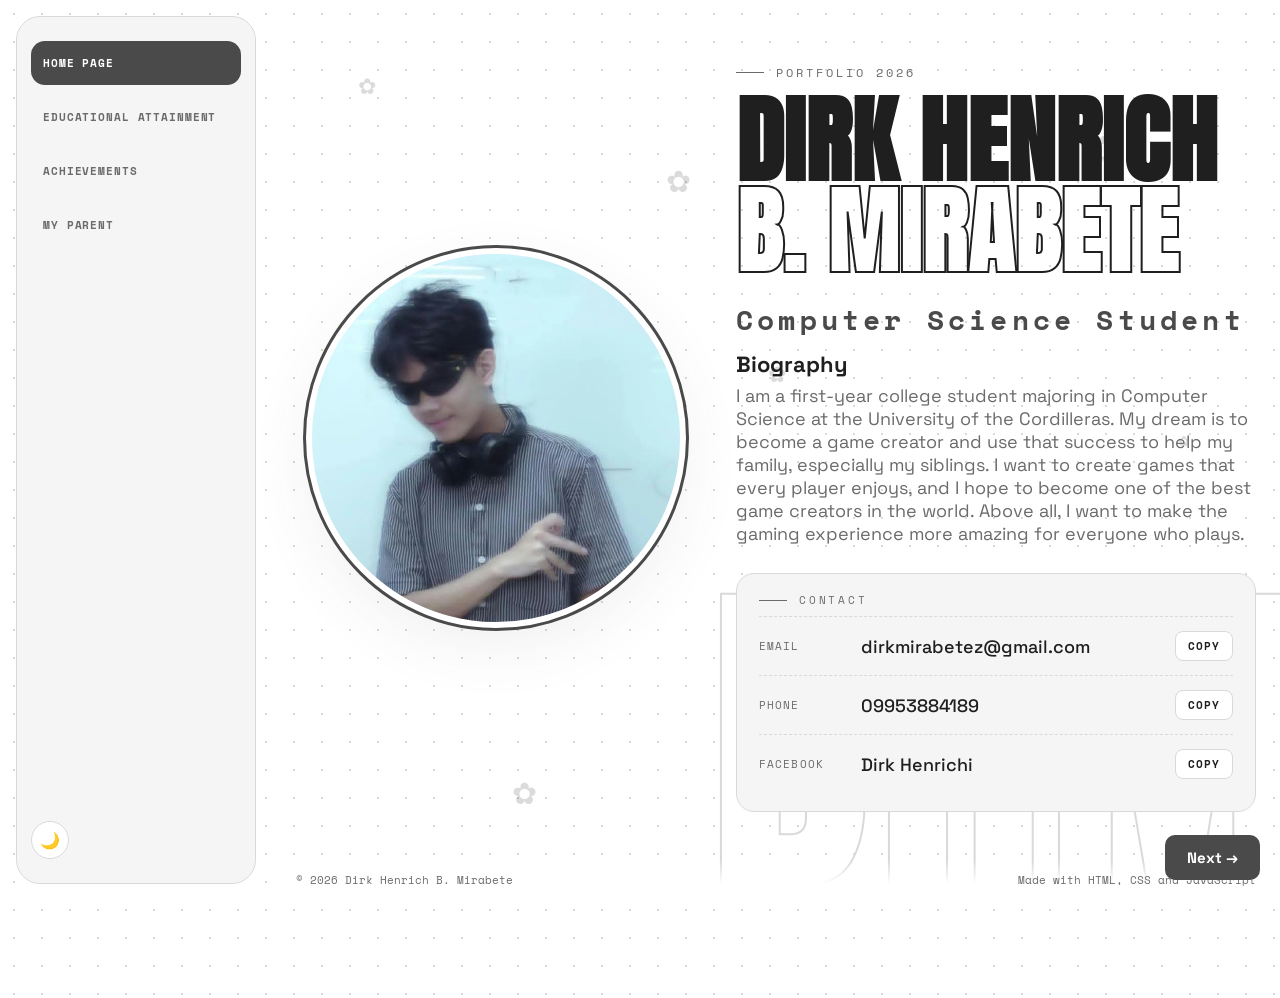
<file: index.html>
<!DOCTYPE html>
<html lang="en" data-theme="light">
<head>
  <meta charset="UTF-8">
  <meta name="viewport" content="width=device-width, initial-scale=1.0">
  <title>Dirk Henrich B. Mirabete | Portfolio 2026</title>
  <link rel="stylesheet" href="style.css">
</head>
<body>
  <nav class="nav">
    <div class="nav-links">
      <a class="active" href="index.html">Home Page</a>
      <a href="education.html">Educational Attainment</a>
      <a href="achievements.html">Achievements</a>
      <a href="family.html">My parent</a>
    </div>
    <button class="theme-toggle" aria-label="Toggle theme"></button>
  </nav>

  <main>
    <section class="hero">
      <div class="photo">
        <img src="photo.jpg.jpg" alt="Dirk Henrich B. Mirabete" width="1254" height="1254">
      </div>
      <div>
        <div class="eyebrow">Portfolio 2026</div>
        <h1 class="name">Dirk Henrich<span class="outline">B. Mirabete</span></h1>
        <div class="course">Computer Science Student</div>
        <h2>Biography</h2>
        <p class="sub">I am a first-year college student majoring in Computer Science at the University of the Cordilleras. My dream is to become a game creator and use that success to help my family, especially my siblings. I want to create games that every player enjoys, and I hope to become one of the best game creators in the world. Above all, I want to make the gaming experience more amazing for everyone who plays.</p>

        <div class="contact">
          <div class="eyebrow">Contact</div>
          <div class="row">
            <span class="label">Email</span>
            <span class="value">dirkmirabetez@gmail.com</span>
            <button class="copy" data-copy="dirkmirabetez@gmail.com">COPY</button>
          </div>
          <div class="row">
            <span class="label">Phone</span>
            <span class="value">09953884189</span>
            <button class="copy" data-copy="09953884189">COPY</button>
          </div>
          <div class="row">
            <span class="label">Facebook</span>
            <span class="value">Dirk Henrichi</span>
            <button class="copy" data-copy="Dirk Henrichi">COPY</button>
          </div>
        </div>
      </div>
    </section>
    <div class="bigtext">DHM</div>
  </main>

  <div class="pager">
    <a class="btn next" href="education.html">Next →</a>
  </div>

  <footer>
    <span>© 2026 Dirk Henrich B. Mirabete</span>
    <span>Made with HTML, CSS and JavaScript</span>
  </footer>

  <script src="script.js"></script>
</body>
</html>
</file>
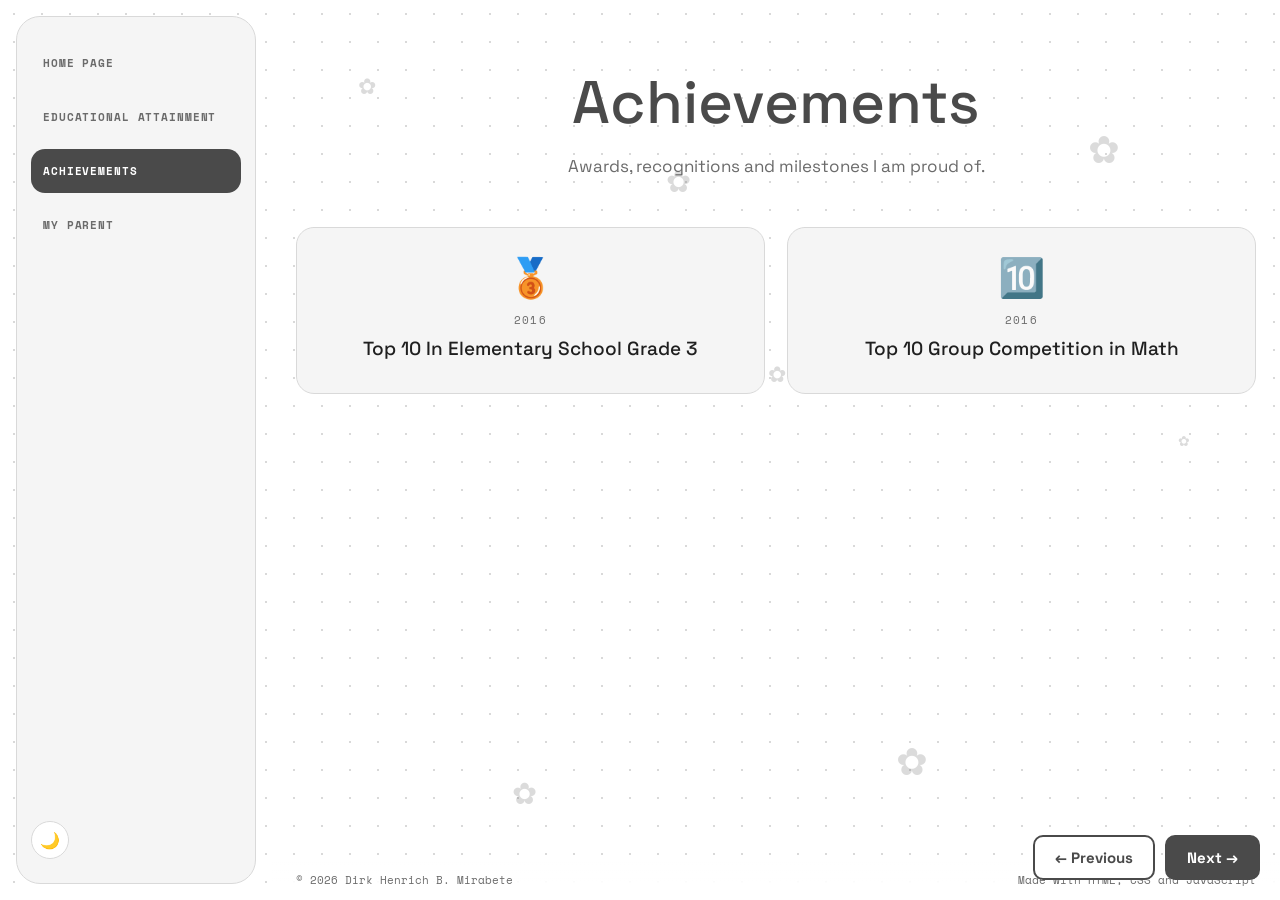
<file: achievements.html>
<!DOCTYPE html>
<html lang="en" data-theme="light">
<head>
  <meta charset="UTF-8">
  <meta name="viewport" content="width=device-width, initial-scale=1.0">
  <title>Achievements | Dirk Henrich B. Mirabete</title>
  <link rel="stylesheet" href="style.css">
</head>
<body>
  <nav class="nav">
    <div class="nav-links">
      <a href="index.html">Home Page</a>
      <a href="education.html">Educational Attainment</a>
      <a class="active" href="achievements.html">Achievements</a>
      <a href="family.html">My parent</a>
    </div>
    <button class="theme-toggle" aria-label="Toggle theme"></button>
  </nav>

  <main>
    <h1 class="page-title"><span>Achievements</span></h1>
    <p class="page-sub">Awards, recognitions and milestones I am proud of.</p>

    <div class="grid-3">
      <div class="card"><div class="icon">🥉</div><div class="years">2016</div><h3>Top 10 In Elementary School Grade 3</h3></div>
      <div class="card"><div class="icon">🔟</div><div class="years">2016</div><h3>Top 10 Group Competition in Math</h3></div>
    </div>
  </main>

  <div class="pager">
    <a class="btn ghost prev" href="education.html">← Previous</a>
    <a class="btn next" href="family.html">Next →</a>
  </div>
  <footer><span>© 2026 Dirk Henrich B. Mirabete</span><span>Made with HTML, CSS and JavaScript</span></footer>
  <script src="script.js"></script>
</body>
</html>
</file>
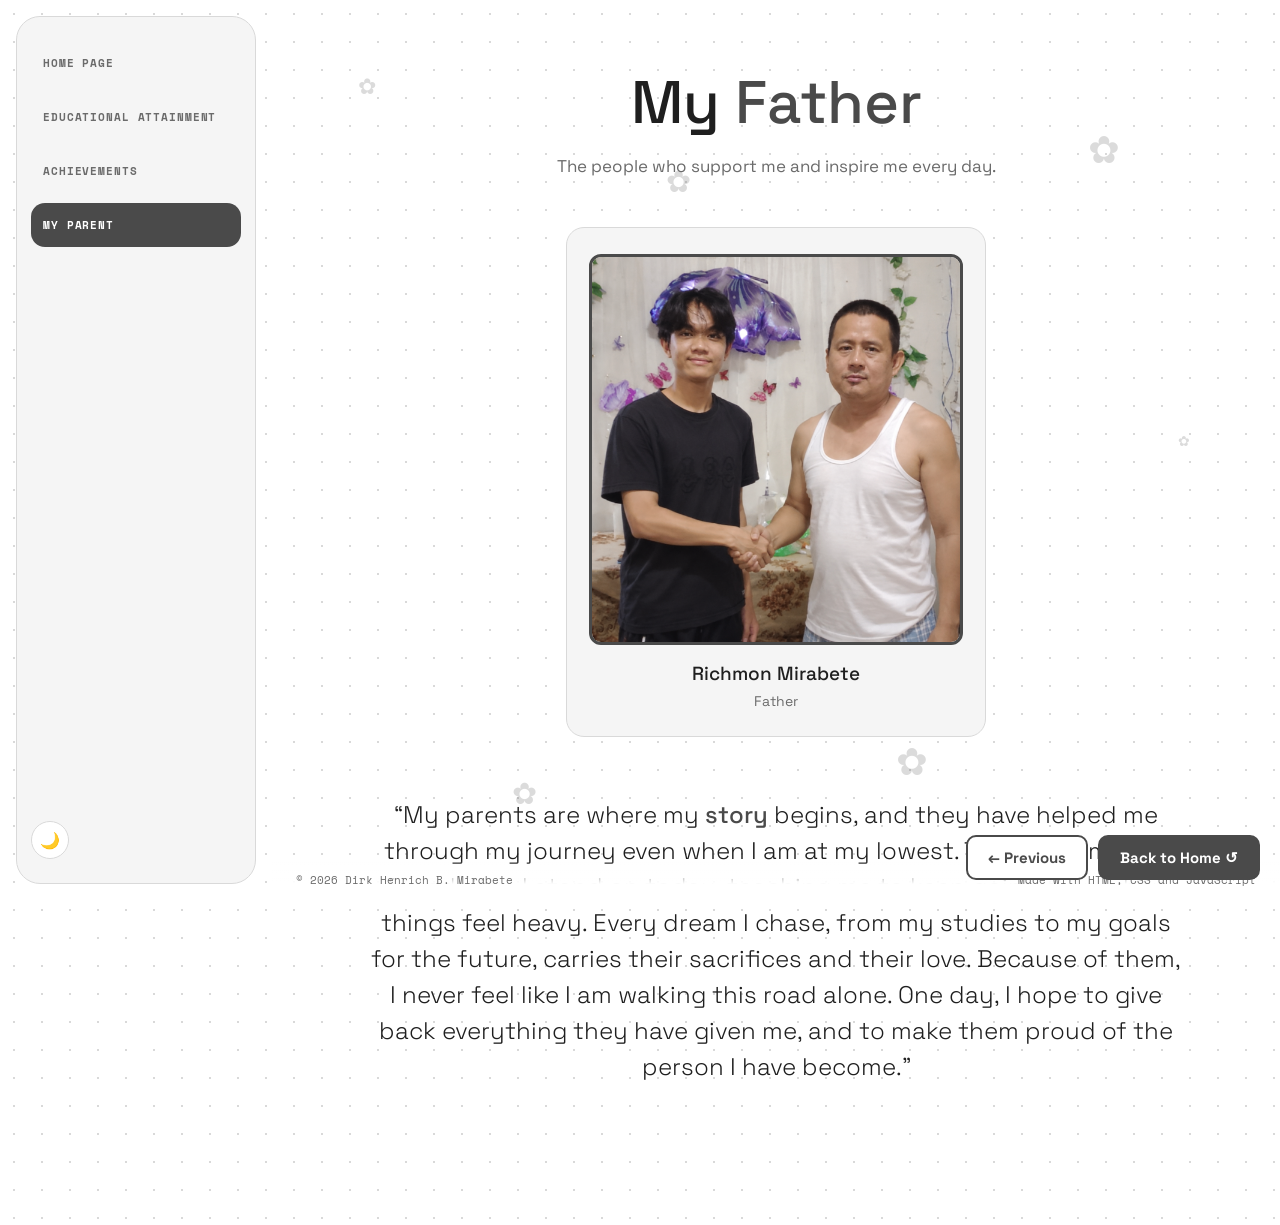
<file: family.html>
<!DOCTYPE html>
<html lang="en" data-theme="light">
<head>
  <meta charset="UTF-8">
  <meta name="viewport" content="width=device-width, initial-scale=1.0">
  <title>My parent | Dirk Henrich B. Mirabete</title>
  <link rel="stylesheet" href="style.css">
</head>
<body>
  <nav class="nav">
    <div class="nav-links">
      <a href="index.html">Home Page</a>
      <a href="education.html">Educational Attainment</a>
      <a href="achievements.html">Achievements</a>
      <a class="active" href="family.html">My parent</a>
    </div>
    <button class="theme-toggle" aria-label="Toggle theme"></button>
  </nav>

  <main>
    <h1 class="page-title">My <span>Father</span></h1>
    <p class="page-sub">The people who support me and inspire me every day.</p>

    <div class="grid-3 parents">
      <div class="card parent-card">
        <div class="parent-photo">
          <img src="father.png" alt="Dirk and his father Richmon Mirabete shaking hands" width="1226" height="1283">
        </div>
        <h3>Richmon Mirabete</h3>
        <p>Father</p>
      </div>
    </div>

    <p class="quote">“My parents are where my <b>story</b> begins, and they have helped me through my journey even when I am at my lowest. They gave me the foundation I stand on today, teaching me to keep going even when things feel heavy. Every dream I chase, from my studies to my goals for the future, carries their sacrifices and their love. Because of them, I never feel like I am walking this road alone. One day, I hope to give back everything they have given me, and to make them proud of the person I have become.”</p>
  </main>

  <div class="pager">
    <a class="btn ghost prev" href="achievements.html">← Previous</a>
    <a class="btn next" href="index.html">Back to Home ↺</a>
  </div>

  <footer>
    <span>© 2026 Dirk Henrich B. Mirabete</span>
    <span>Made with HTML, CSS and JavaScript</span>
  </footer>

  <script src="script.js"></script>
</body>
</html>
</file>
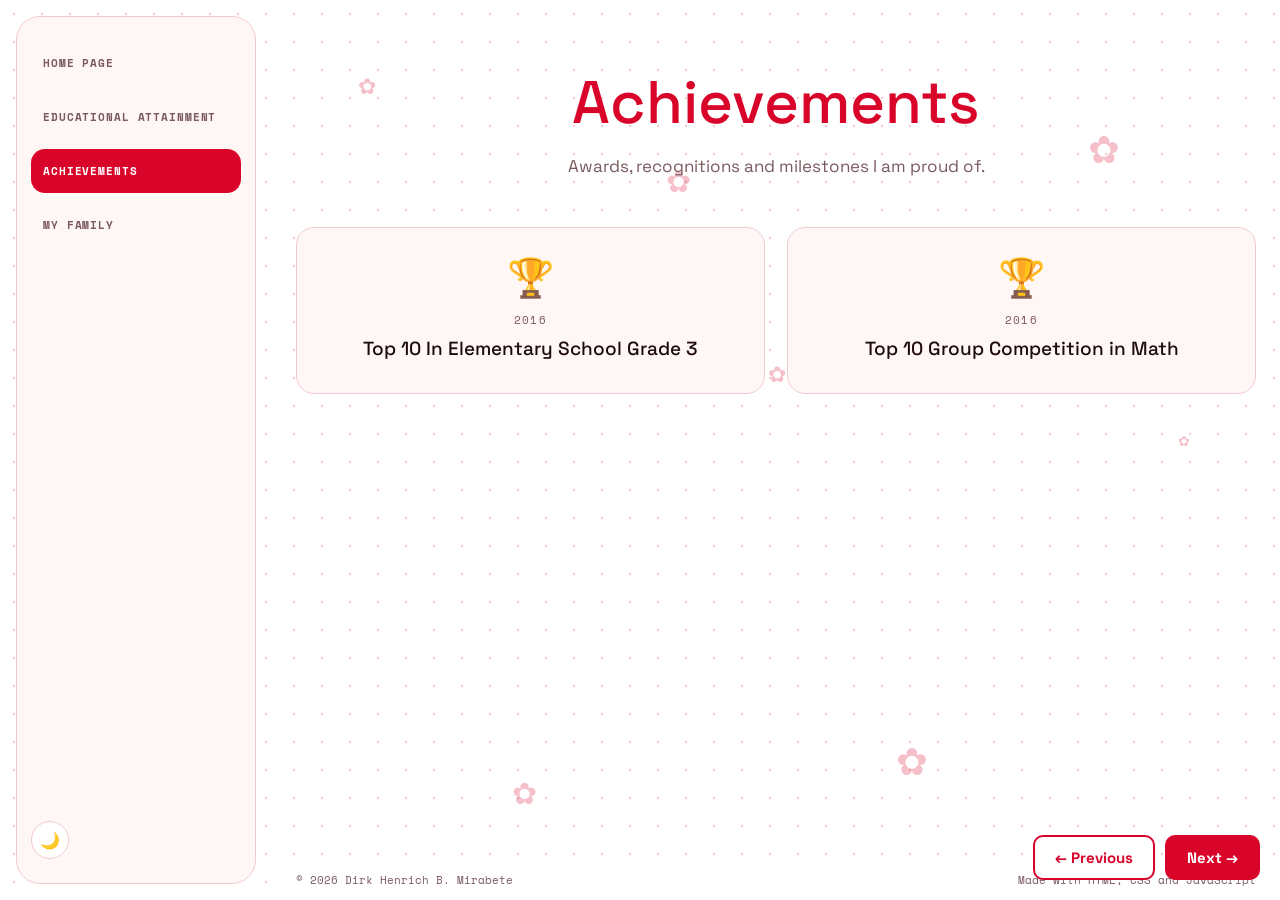
<file: New folder/achievements.html>
<!DOCTYPE html>
<html lang="en" data-theme="light">
<head>
  <meta charset="UTF-8">
  <meta name="viewport" content="width=device-width, initial-scale=1.0">
  <title>Achievements | Dirk Henrich B. Mirabete</title>
  <link rel="stylesheet" href="style.css">
</head>
<body>
  <nav class="nav">
    <div class="nav-links">
      <a href="index.html">Home Page</a>
      <a href="education.html">Educational Attainment</a>
      <a class="active" href="achievements.html">Achievements</a>
      <a href="family.html">My Family</a>
    </div>
    <button class="theme-toggle" aria-label="Toggle theme"></button>
  </nav>

  <main>
    <h1 class="page-title"><span>Achievements</span></h1>
    <p class="page-sub">Awards, recognitions and milestones I am proud of.</p>

    <div class="grid-3">
      <div class="card"><div class="icon">🏆</div><div class="years">2016</div><h3>Top 10 In Elementary School Grade 3</h3></div>
      <div class="card"><div class="icon">🏆</div><div class="years">2016</div><h3>Top 10 Group Competition in Math</h3></div>
    </div>
  </main>

  <div class="pager">
    <a class="btn ghost prev" href="education.html">← Previous</a>
    <a class="btn next" href="family.html">Next →</a>
  </div>
  <footer><span>© 2026 Dirk Henrich B. Mirabete</span><span>Made with HTML, CSS and JavaScript</span></footer>
  <script src="script.js"></script>
</body>
</html>
</file>
<file: style.css>
@import url('https://fonts.googleapis.com/css2?family=Anton&family=Space+Grotesk:wght@400;500;700&family=Space+Mono:wght@400;700&display=swap');

:root {
  --bg: #ffffff;
  --text: #1f1f1f;
  --muted: #6b6b6b;
  --accent: #4a4a4a;
  --accent-soft: rgba(74, 74, 74, 0.08);
  --card: #f5f5f5;
  --border: #d9d9d9;
  --petal: rgba(74, 74, 74, 0.2);
  --on-accent: #ffffff;
  --sidebar-width: 240px;
}
:root[data-theme="dark"] {
  --bg: #141414;
  --text: #ffffff;
  --muted: #a8a8a8;
  --accent: #cfcfcf;
  --accent-soft: rgba(207, 207, 207, 0.12);
  --card: #1e1e1e;
  --border: #333333;
  --petal: rgba(207, 207, 207, 0.25);
  --on-accent: #141414;
}

* { box-sizing: border-box; margin: 0; padding: 0; }
html { scroll-behavior: smooth; }
body {
  font-family: 'Space Grotesk', sans-serif;
  background: var(--bg);
  color: var(--text);
  min-height: 100vh;
  padding-left: calc(var(--sidebar-width) + 32px);
  overflow-x: hidden;
  transition: background .3s, color .3s;
  background-image: radial-gradient(var(--border) 1px, transparent 1px);
  background-size: 28px 28px;
}

/* NAV */
.nav {
  position: fixed; top: 16px; bottom: 16px; left: 16px;
  width: var(--sidebar-width);
  display: flex; flex-direction: column; align-items: stretch; justify-content: space-between; gap: 24px;
  overflow-y: auto;
  padding: 24px 14px; border-radius: 24px;
  background: var(--card); border: 1px solid var(--border);
  z-index: 50; backdrop-filter: blur(8px);
}
.nav-links { display: flex; flex-direction: column; gap: 10px; }
.nav-links a {
  font-family: 'Space Mono', monospace; font-size: 11px; font-weight: 700;
  letter-spacing: .08em; text-transform: uppercase; text-decoration: none;
  color: var(--muted); padding: 14px 12px; border-radius: 14px; transition: .2s;
}
.nav-links a:hover { color: var(--accent); }
.nav-links a.active { background: var(--accent); color: #fff; }
.nav-links a:focus-visible, .theme-toggle:focus-visible { outline: 2px solid var(--accent); outline-offset: 3px; }

.theme-toggle {
  border: 1px solid var(--border); background: var(--bg); color: var(--text);
  border-radius: 999px; width: 38px; height: 38px; cursor: pointer; font-size: 16px;
}

/* LAYOUT */
main { max-width: 1100px; margin: 0 auto; padding: 64px 24px 140px; position: relative; z-index: 2; }
.eyebrow {
  font-family: 'Space Mono', monospace; font-size: 12px; letter-spacing: .25em;
  color: var(--muted); display: flex; align-items: center; gap: 12px; text-transform: uppercase;
}
.eyebrow::before { content: ""; width: 28px; height: 1px; background: var(--muted); }

/* HOME */
.hero { display: grid; grid-template-columns: minmax(0, 1fr) minmax(0, 1.3fr); gap: 40px; align-items: center; min-height: 70vh; }
.photo {
  width: min(380px, 100%); aspect-ratio: 1; border-radius: 50%; margin: auto;
  border: 6px solid var(--bg); outline: 3px solid var(--accent);
  overflow: hidden; background: var(--accent-soft);
  display: grid; place-items: center; box-shadow: 0 20px 60px var(--accent-soft);
}
.photo img { width: 100%; height: 100%; object-fit: cover; }
.photo .initials { font-family: 'Anton'; font-size: 90px; color: var(--accent); }
.name {
  font-family: 'Anton', sans-serif; font-size: clamp(48px, 8vw, 96px);
  line-height: .95; text-transform: uppercase; margin: 14px 0 22px;
}
.name .outline { color: transparent; -webkit-text-stroke: 2px var(--text); display: block; }
.course { font-family: 'Space Mono', monospace; font-weight: 700; font-size: 28px; letter-spacing: .15em; color: var(--accent); }
.hero h2 { font-size: 22px; margin-top: 10px; }
.hero p.sub { color: var(--muted); margin-top: 6px; font-size: 18px; }

.contact { margin-top: 28px; background: var(--card); border: 1px solid var(--border); border-radius: 18px; padding: 18px 22px; }
.contact .eyebrow { font-size: 11px; margin-bottom: 8px; }
.row { display: grid; grid-template-columns: 90px 1fr auto; align-items: center; gap: 12px; padding: 14px 0; border-top: 1px dashed var(--border); }
.row .label { font-family: 'Space Mono', monospace; font-size: 11px; letter-spacing: .1em; color: var(--muted); text-transform: uppercase; }
.row .value { font-size: 18px; font-weight: 500; word-break: break-all; }
.copy {
  font-family: 'Space Mono', monospace; font-weight: 700; font-size: 11px; letter-spacing: .08em;
  border: 1px solid var(--border); background: var(--bg); color: var(--text);
  padding: 6px 12px; border-radius: 8px; cursor: pointer; transition: .2s;
}
.copy:hover, .copy.done { background: var(--accent); color: #fff; border-color: var(--accent); }

.bigtext {
  position: absolute; right: -20px; bottom: 40px; font-family: 'Anton'; font-size: 340px;
  color: transparent; -webkit-text-stroke: 2px var(--border); z-index: -1; line-height: 1; pointer-events: none;
}

/* SECTION PAGES */
.page-title { font-size: clamp(34px, 6vw, 60px); font-weight: 500; text-align: center; margin-bottom: 14px; }
.page-title span { color: var(--accent); }
.page-sub { text-align: center; color: var(--muted); max-width: 640px; margin: 0 auto 50px; font-size: 17px; }

.timeline { display: grid; grid-template-columns: repeat(3, 1fr); gap: 22px; }
.card {
  background: var(--card); border: 1px solid var(--border); border-radius: 18px;
  padding: 26px 22px; text-align: center; position: relative; transition: .25s;
}
.card:hover { transform: translateY(-6px); border-color: var(--accent); box-shadow: 0 14px 34px var(--accent-soft); }
.card .dot { position: absolute; top: -8px; left: 50%; transform: translateX(-50%); width: 16px; height: 16px; border-radius: 50%; background: var(--accent); box-shadow: 0 0 0 5px var(--accent-soft); }
.card .years { font-family: 'Space Mono', monospace; font-size: 11px; letter-spacing: .12em; color: var(--muted); text-transform: uppercase; }
.card h3 { font-size: 19px; margin: 8px 0 6px; font-weight: 500; }
.card p { color: var(--muted); font-size: 14px; }
.card .badge { width: 90px; height: 90px; margin: 18px auto 0; border-radius: 50%; border: 2px dashed var(--accent); display: grid; place-items: center; color: var(--accent); font-size: 11px; font-family: 'Space Mono', monospace; }
.card .icon { font-size: 38px; margin-bottom: 10px; }
.card .school-logo { width: 120px; height: auto; border: 0; border-radius: 0; }
.school-logo img { display: block; width: 100%; height: auto; }

.grid-3 { display: grid; grid-template-columns: repeat(auto-fit, minmax(240px, 1fr)); gap: 22px; }
.avatar { width: 110px; height: 110px; border-radius: 50%; margin: 0 auto 14px; border: 3px solid var(--accent); background: var(--accent-soft); display: grid; place-items: center; font-family: 'Anton'; font-size: 38px; color: var(--accent); overflow: hidden; }
.avatar img { width: 100%; height: 100%; object-fit: cover; }
.avatar img + span { display: none; }
.parents { grid-template-columns: minmax(0, 420px); justify-content: center; }
.parent-photo { margin: 0 0 16px; border-radius: 12px; overflow: hidden; border: 3px solid var(--accent); }
.parent-photo img { display: block; width: 100%; height: auto; }

.quote { text-align: center; font-size: 24px; max-width: 820px; margin-left: auto; margin-right: auto; line-height: 1.5; margin-top: 60px; font-weight: 300; color: var(--text); }
.quote b { color: var(--accent); font-weight: 500; }

/* PAGER */
.pager { position: fixed; right: 20px; bottom: 20px; display: flex; gap: 10px; z-index: 60; }
.btn {
  font-family: 'Space Grotesk'; font-weight: 700; font-size: 15px; text-decoration: none;
  background: var(--accent); color: #fff; padding: 11px 20px; border-radius: 10px; transition: .2s;
  border: 2px solid var(--accent);
}
.btn:hover { transform: translateY(-2px); box-shadow: 0 8px 20px var(--accent-soft); }
.btn.ghost { background: var(--bg); color: var(--accent); }
.btn.hidden { display: none; }

footer {
  position: fixed; left: calc(var(--sidebar-width) + 32px); bottom: 0; width: calc(100% - var(--sidebar-width) - 32px); padding: 12px 24px;
  display: flex; justify-content: space-between; font-family: 'Space Mono', monospace;
  font-size: 11px; color: var(--muted); background: linear-gradient(transparent, var(--bg) 60%); z-index: 5;
}

/* PETALS */
.petal { position: fixed; z-index: 1; pointer-events: none; color: var(--petal); animation: float 9s ease-in-out infinite; }
@keyframes float { 0%,100% { transform: translateY(0) rotate(0); } 50% { transform: translateY(-18px) rotate(25deg); } }

/* RESPONSIVE */
@media (max-width: 1180px) {
  .hero { grid-template-columns: 1fr; gap: 30px; }
  .timeline { grid-template-columns: 1fr; }
  .bigtext { display: none; }
  footer span:last-child { display: none; }
}
@media (max-width: 860px) {
  body { padding-left: 0; }
  .nav { position: relative; inset: auto; width: calc(100% - 32px); margin: 16px; padding: 12px; flex-direction: row; align-items: center; gap: 8px; }
  .nav-links { flex-direction: row; flex-wrap: wrap; gap: 6px; }
  .theme-toggle { flex-shrink: 0; }
  main { padding-top: 32px; }
  footer { left: 0; width: 100%; }
  .hero { grid-template-columns: 1fr; gap: 30px; text-align: left; }
  .timeline { grid-template-columns: 1fr; }
  .bigtext { display: none; }
  .nav-links a { padding: 6px 8px; font-size: 10px; }
  footer span:last-child { display: none; }
  .row { grid-template-columns: 70px 1fr auto; }
}
</file>
<file: New folder/style.css>
@import url('https://fonts.googleapis.com/css2?family=Anton&family=Space+Grotesk:wght@400;500;700&family=Space+Mono:wght@400;700&display=swap');

:root {
  --bg: #ffffff;
  --text: #1c0b0d;
  --muted: #7a5a5e;
  --accent: #d90429;
  --accent-soft: rgba(217, 4, 41, 0.08);
  --card: #fff6f6;
  --border: #f1c9ce;
  --petal: rgba(217, 4, 41, 0.25);
  --sidebar-width: 240px;
}
:root[data-theme="dark"] {
  --bg: #12060a;
  --text: #ffffff;
  --muted: #c9a4a9;
  --accent: #ff3355;
  --accent-soft: rgba(255, 51, 85, 0.12);
  --card: #1d0a10;
  --border: #3a1820;
  --petal: rgba(255, 51, 85, 0.3);
}

* { box-sizing: border-box; margin: 0; padding: 0; }
html { scroll-behavior: smooth; }
body {
  font-family: 'Space Grotesk', sans-serif;
  background: var(--bg);
  color: var(--text);
  min-height: 100vh;
  padding-left: calc(var(--sidebar-width) + 32px);
  overflow-x: hidden;
  transition: background .3s, color .3s;
  background-image: radial-gradient(var(--border) 1px, transparent 1px);
  background-size: 28px 28px;
}

/* NAV */
.nav {
  position: fixed; top: 16px; bottom: 16px; left: 16px;
  width: var(--sidebar-width);
  display: flex; flex-direction: column; align-items: stretch; justify-content: space-between; gap: 24px;
  overflow-y: auto;
  padding: 24px 14px; border-radius: 24px;
  background: var(--card); border: 1px solid var(--border);
  z-index: 50; backdrop-filter: blur(8px);
}
.nav-links { display: flex; flex-direction: column; gap: 10px; }
.nav-links a {
  font-family: 'Space Mono', monospace; font-size: 11px; font-weight: 700;
  letter-spacing: .08em; text-transform: uppercase; text-decoration: none;
  color: var(--muted); padding: 14px 12px; border-radius: 14px; transition: .2s;
}
.nav-links a:hover { color: var(--accent); }
.nav-links a.active { background: var(--accent); color: #fff; }
.nav-links a:focus-visible, .theme-toggle:focus-visible { outline: 2px solid var(--accent); outline-offset: 3px; }

.theme-toggle {
  border: 1px solid var(--border); background: var(--bg); color: var(--text);
  border-radius: 999px; width: 38px; height: 38px; cursor: pointer; font-size: 16px;
}

/* LAYOUT */
main { max-width: 1100px; margin: 0 auto; padding: 64px 24px 140px; position: relative; z-index: 2; }
.eyebrow {
  font-family: 'Space Mono', monospace; font-size: 12px; letter-spacing: .25em;
  color: var(--muted); display: flex; align-items: center; gap: 12px; text-transform: uppercase;
}
.eyebrow::before { content: ""; width: 28px; height: 1px; background: var(--muted); }

/* HOME */
.hero { display: grid; grid-template-columns: minmax(0, 1fr) minmax(0, 1.3fr); gap: 40px; align-items: center; min-height: 70vh; }
.photo {
  width: min(380px, 100%); aspect-ratio: 1; border-radius: 50%; margin: auto;
  border: 6px solid var(--bg); outline: 3px solid var(--accent);
  overflow: hidden; background: var(--accent-soft);
  display: grid; place-items: center; box-shadow: 0 20px 60px var(--accent-soft);
}
.photo img { width: 100%; height: 100%; object-fit: cover; }
.photo .initials { font-family: 'Anton'; font-size: 90px; color: var(--accent); }
.name {
  font-family: 'Anton', sans-serif; font-size: clamp(48px, 8vw, 96px);
  line-height: .95; text-transform: uppercase; margin: 14px 0 22px;
}
.name .outline { color: transparent; -webkit-text-stroke: 2px var(--text); display: block; }
.course { font-family: 'Space Mono', monospace; font-weight: 700; font-size: 28px; letter-spacing: .15em; color: var(--accent); }
.hero h2 { font-size: 22px; margin-top: 10px; }
.hero p.sub { color: var(--muted); margin-top: 6px; font-size: 18px; }

.contact { margin-top: 28px; background: var(--card); border: 1px solid var(--border); border-radius: 18px; padding: 18px 22px; }
.contact .eyebrow { font-size: 11px; margin-bottom: 8px; }
.row { display: grid; grid-template-columns: 90px 1fr auto; align-items: center; gap: 12px; padding: 14px 0; border-top: 1px dashed var(--border); }
.row .label { font-family: 'Space Mono', monospace; font-size: 11px; letter-spacing: .1em; color: var(--muted); text-transform: uppercase; }
.row .value { font-size: 18px; font-weight: 500; word-break: break-all; }
.copy {
  font-family: 'Space Mono', monospace; font-weight: 700; font-size: 11px; letter-spacing: .08em;
  border: 1px solid var(--border); background: var(--bg); color: var(--text);
  padding: 6px 12px; border-radius: 8px; cursor: pointer; transition: .2s;
}
.copy:hover, .copy.done { background: var(--accent); color: #fff; border-color: var(--accent); }

.bigtext {
  position: absolute; right: -20px; bottom: 40px; font-family: 'Anton'; font-size: 340px;
  color: transparent; -webkit-text-stroke: 2px var(--border); z-index: -1; line-height: 1; pointer-events: none;
}

/* SECTION PAGES */
.page-title { font-size: clamp(34px, 6vw, 60px); font-weight: 500; text-align: center; margin-bottom: 14px; }
.page-title span { color: var(--accent); }
.page-sub { text-align: center; color: var(--muted); max-width: 640px; margin: 0 auto 50px; font-size: 17px; }

.timeline { display: grid; grid-template-columns: repeat(3, 1fr); gap: 22px; }
.card {
  background: var(--card); border: 1px solid var(--border); border-radius: 18px;
  padding: 26px 22px; text-align: center; position: relative; transition: .25s;
}
.card:hover { transform: translateY(-6px); border-color: var(--accent); box-shadow: 0 14px 34px var(--accent-soft); }
.card .dot { position: absolute; top: -8px; left: 50%; transform: translateX(-50%); width: 16px; height: 16px; border-radius: 50%; background: var(--accent); box-shadow: 0 0 0 5px var(--accent-soft); }
.card .years { font-family: 'Space Mono', monospace; font-size: 11px; letter-spacing: .12em; color: var(--muted); text-transform: uppercase; }
.card h3 { font-size: 19px; margin: 8px 0 6px; font-weight: 500; }
.card p { color: var(--muted); font-size: 14px; }
.card .badge { width: 90px; height: 90px; margin: 18px auto 0; border-radius: 50%; border: 2px dashed var(--accent); display: grid; place-items: center; color: var(--accent); font-size: 11px; font-family: 'Space Mono', monospace; }
.card .icon { font-size: 38px; margin-bottom: 10px; }
.card .school-logo { width: 120px; height: auto; border: 0; border-radius: 0; }
.school-logo img { display: block; width: 100%; height: auto; }

.grid-3 { display: grid; grid-template-columns: repeat(auto-fit, minmax(240px, 1fr)); gap: 22px; }
.avatar { width: 110px; height: 110px; border-radius: 50%; margin: 0 auto 14px; border: 3px solid var(--accent); background: var(--accent-soft); display: grid; place-items: center; font-family: 'Anton'; font-size: 38px; color: var(--accent); overflow: hidden; }
.avatar img { width: 100%; height: 100%; object-fit: cover; }

.quote { text-align: center; font-size: 24px; margin-top: 60px; font-weight: 300; color: var(--text); }
.quote b { color: var(--accent); font-weight: 500; }

/* PAGER */
.pager { position: fixed; right: 20px; bottom: 20px; display: flex; gap: 10px; z-index: 60; }
.btn {
  font-family: 'Space Grotesk'; font-weight: 700; font-size: 15px; text-decoration: none;
  background: var(--accent); color: #fff; padding: 11px 20px; border-radius: 10px; transition: .2s;
  border: 2px solid var(--accent);
}
.btn:hover { transform: translateY(-2px); box-shadow: 0 8px 20px var(--accent-soft); }
.btn.ghost { background: var(--bg); color: var(--accent); }
.btn.hidden { display: none; }

footer {
  position: fixed; left: calc(var(--sidebar-width) + 32px); bottom: 0; width: calc(100% - var(--sidebar-width) - 32px); padding: 12px 24px;
  display: flex; justify-content: space-between; font-family: 'Space Mono', monospace;
  font-size: 11px; color: var(--muted); background: linear-gradient(transparent, var(--bg) 60%); z-index: 5;
}

/* PETALS */
.petal { position: fixed; z-index: 1; pointer-events: none; color: var(--petal); animation: float 9s ease-in-out infinite; }
@keyframes float { 0%,100% { transform: translateY(0) rotate(0); } 50% { transform: translateY(-18px) rotate(25deg); } }

/* RESPONSIVE */
@media (max-width: 1180px) {
  .hero { grid-template-columns: 1fr; gap: 30px; }
  .timeline { grid-template-columns: 1fr; }
  .bigtext { display: none; }
  footer span:last-child { display: none; }
}
@media (max-width: 860px) {
  body { padding-left: 0; }
  .nav { position: relative; inset: auto; width: calc(100% - 32px); margin: 16px; padding: 12px; flex-direction: row; align-items: center; gap: 8px; }
  .nav-links { flex-direction: row; flex-wrap: wrap; gap: 6px; }
  .theme-toggle { flex-shrink: 0; }
  main { padding-top: 32px; }
  footer { left: 0; width: 100%; }
  .hero { grid-template-columns: 1fr; gap: 30px; text-align: left; }
  .timeline { grid-template-columns: 1fr; }
  .bigtext { display: none; }
  .nav-links a { padding: 6px 8px; font-size: 10px; }
  footer span:last-child { display: none; }
  .row { grid-template-columns: 70px 1fr auto; }
}
</file>
